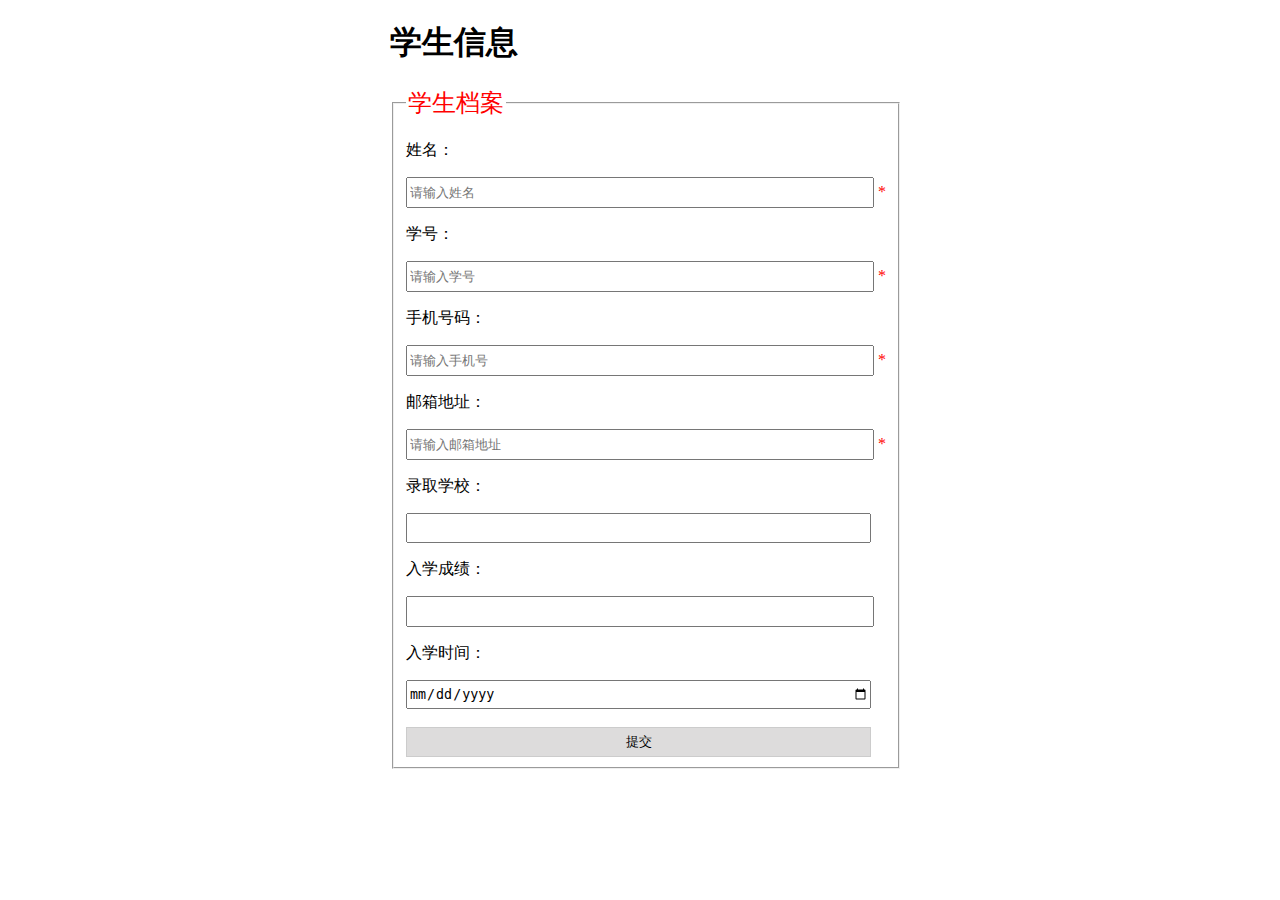
<file: index.html>
<!DOCTYPE html>
<html lang="en">
<head>
    <meta charset="UTF-8">
    <meta name="viewport" content="width=device-width, initial-scale=1.0">
    <meta http-equiv="X-UA-Compatible" content="ie=edge">
    <title>Document</title>
    <style>
        div{
            width: 500px;
            margin: auto;
        }
        input{
            width:460px;
            height:25px;
        }
    </style>
</head>
<body>
    <div>
        <h1>学生信息</h1>
        <fieldset style="width:480px">
            <legend style="color:red;font-size: 24px;">学生档案</legend>
            <form>
                <p>姓名：</p>
                <input type="text" name="name" required placeholder="请输入姓名" autocomplete="on">
                <span style="color:red">*</span>
                <p>学号：</p>
                <input type="text" name="sno" required placeholder="请输入学号" autocomplete="on">
                <span style="color:red">*</span>
                <p>手机号码：</p>
                <input type="tel" name="tel" required placeholder="请输入手机号" autocomplete="on">
                <span style="color:red">*</span>
                <p>邮箱地址：</p>
                <input type="email" name="email" required placeholder="请输入邮箱地址" autocomplete="on">
                <span style="color:red">*</span>
                <p>录取学校：</p>
                <input type="search" name="school" style="width: 465px;height:30px;"  list="names"/>
                <datalist id="names">
                    <option>河北师范大学</option>
                    <option>河北科技大学</option>
                    <option>中南大学</option>
                    <option>国防科技大学</option>
                    <option>河北大学</option>
                </datalist>
                <p>入学成绩：</p>
                <input type="number" name="grade" min="0" max="750" step="1">
                <p>入学时间：</p>
                <input type="date" name="date1"/>
                <br/>
                <br/>
                <input type="submit" value="提交" style="width: 465px;height:30px;background-color: #dddcdc;border:1px solid #ccc;"/>
            </form>
        </fieldset>
    </div>
</body>
</html>
</file>
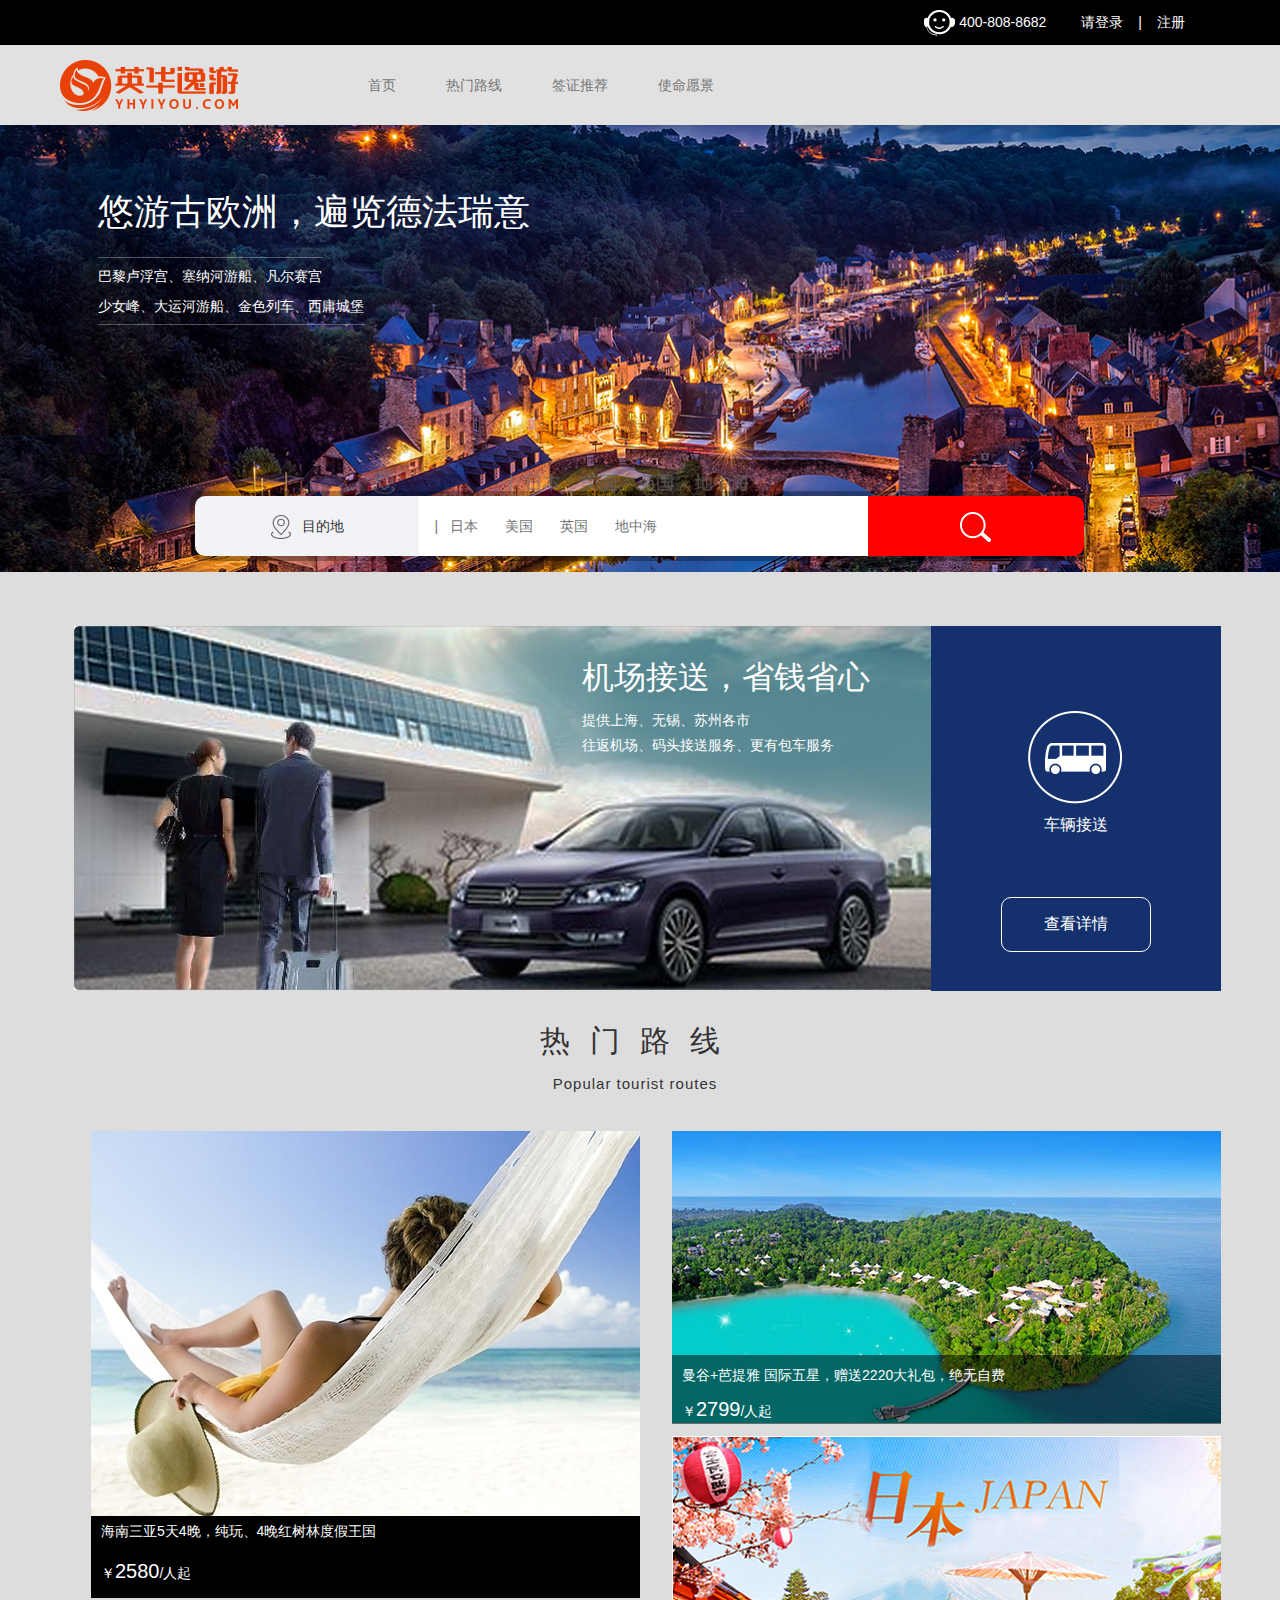
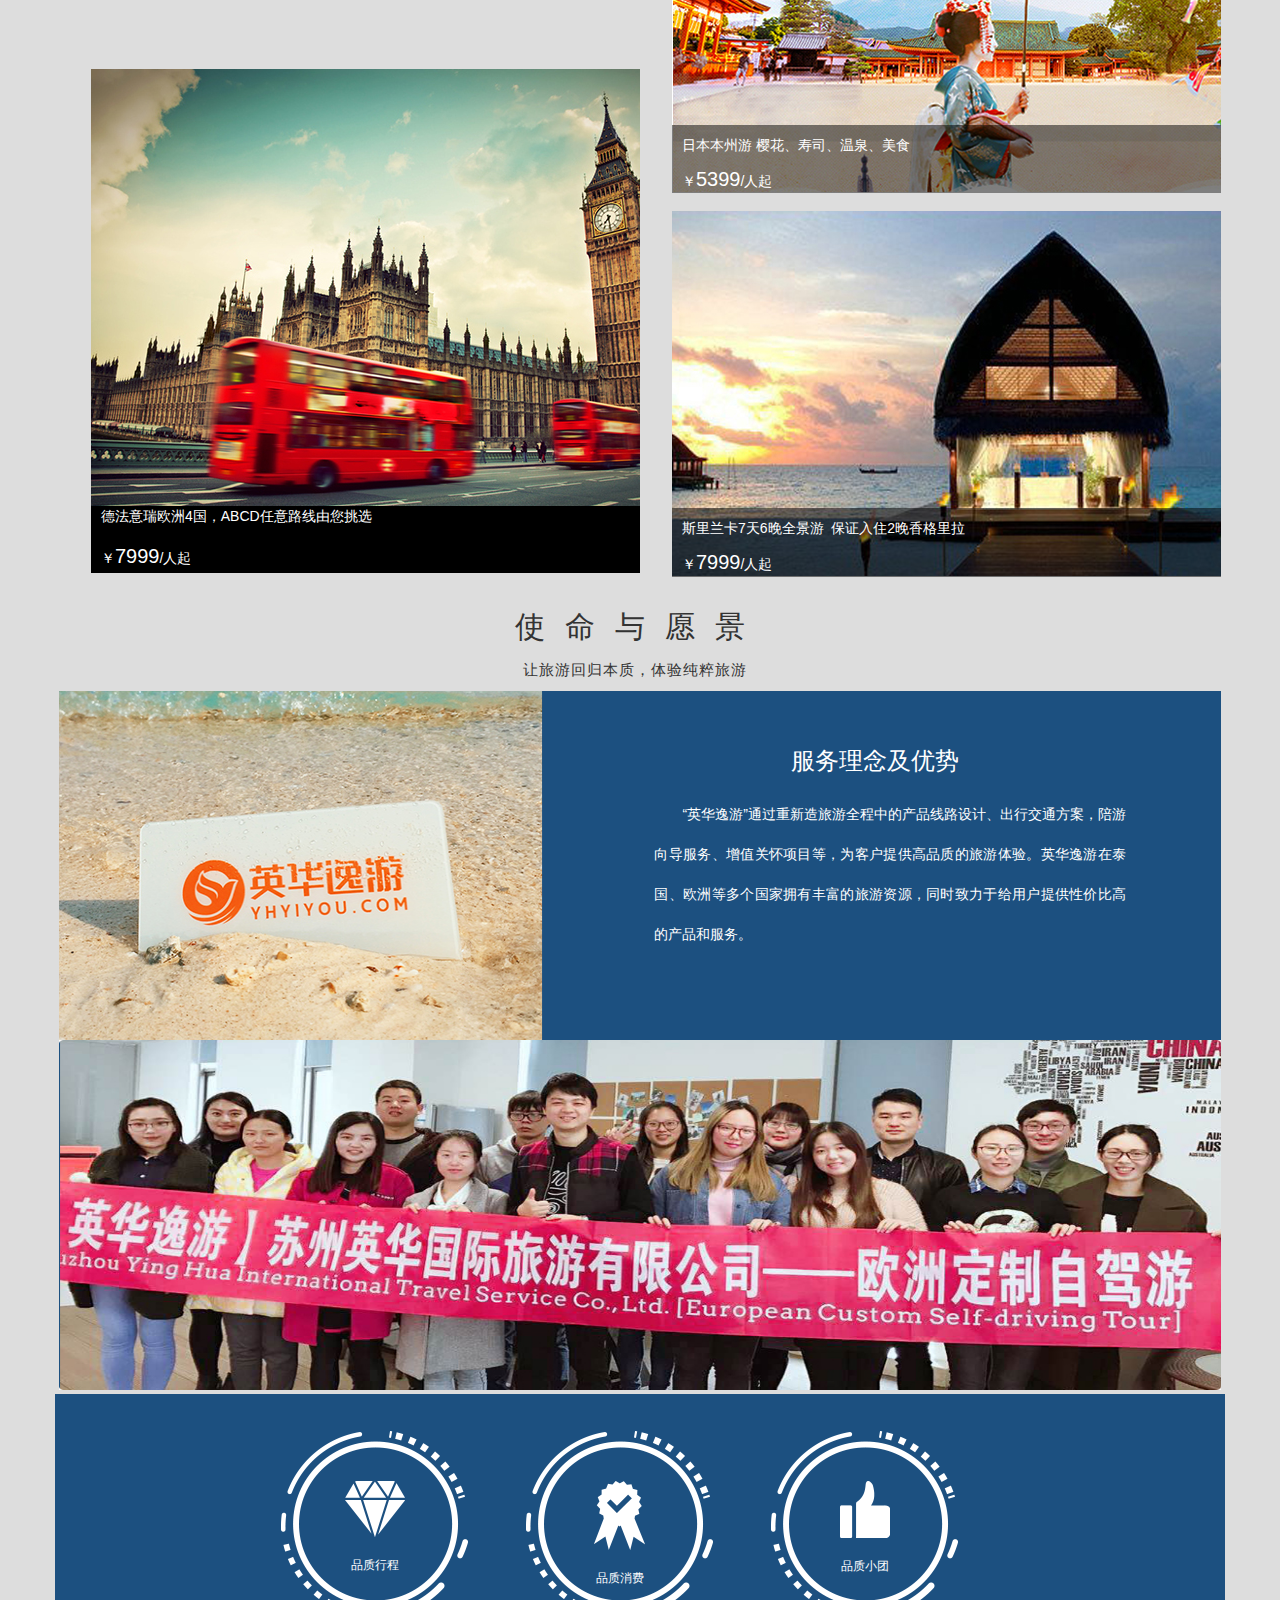
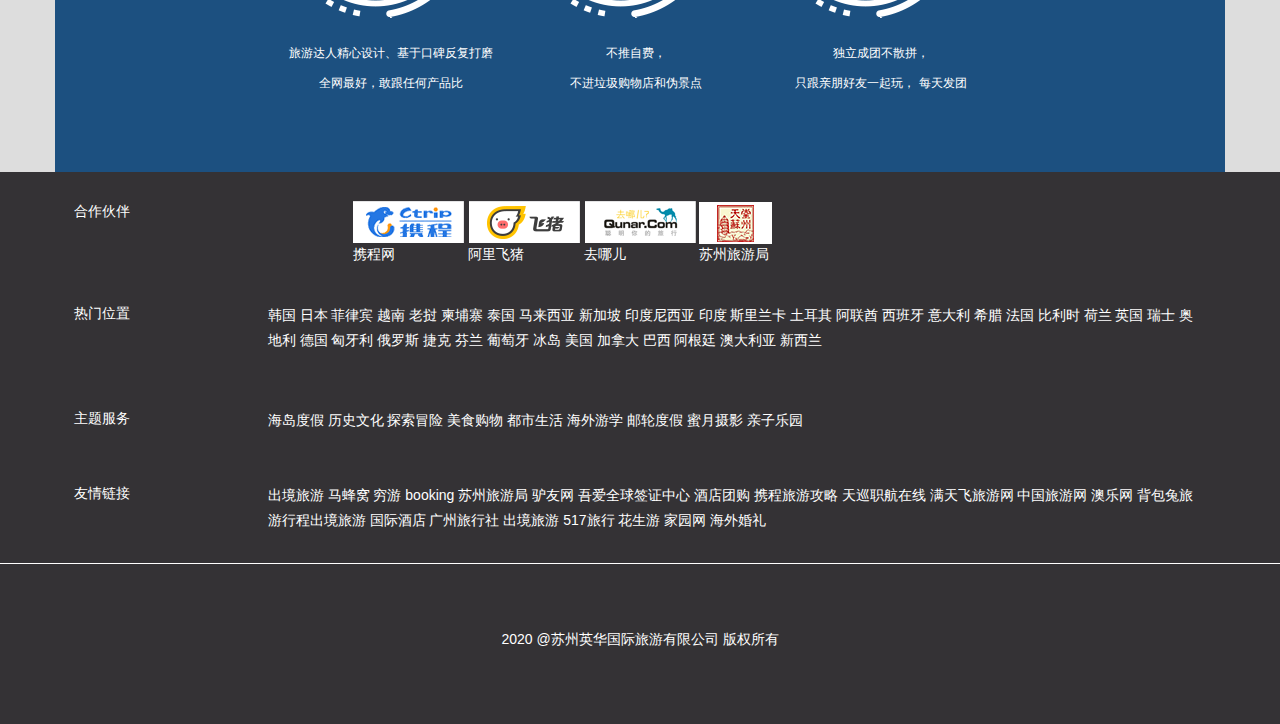
<file: homework.html>
<!DOCTYPE html>
<html lang="en">
<head>
    <meta charset="UTF-8">
    <meta name="viewport" content="width=device-width, initial-scale=1.0">
    <meta http-equiv="X-UA-Compatible" content="ie=edge">
    <title>Document</title>
    <link rel="stylesheet" href="css/bootstrap.min.css">
    <style>
        *{
            padding: 0;
            margin: 0;
        }
        a{
            text-decoration: none;
            color: white;
        }
        ul{
            list-style: none;
        }
        .container_p{
            width: 100%;
            
        }
        .container_nav{
            margin: 0 auto;
            height: 80px;
        }
        .container_nav nav{
            background-color: rgba(0, 0,0, 0);
            border: rgba(0, 0,0, 0);
            display: inline;
            vertical-align: middle;
        }
        .navbar-brand{
            margin-left: 45px;
        }
        .navbar-header{
            height: 80px;
        }
        .navbar-toggle{
            position: relative;
            top:15px;
        }
        .banner{
            /* width: 100%; */
            background: url(img/banner.jpg) no-repeat center;
            background-size:cover ;
            /* margin-top: -25px; */
        }
        .center{
            width: 90%;
            height: 100%;
            margin: 0 auto;
        }
        .content{
            color: white;
            position: relative;
            top: 15%;
            left: 20px;
        }
        .content h1{
            margin-top: 0px;
            margin-bottom: 25px;
            font-weight: lighter;
        }
        .p1{
            padding-top:8px ;
            width: 225px;
            border-top:1px solid rgba(255, 255, 255, 0.3);
        }
        .p2{
            width: 267px;
            padding-bottom:8px ;
            border-bottom: 1px solid rgba(255, 255, 255, 0.3);
        }
        #search{
            width: 80%;
            height: 70px;
            line-height: 60px;
            background-color: rgba(0, 0, 0, 0.3);
            position:relative;
            top:50%;
            margin: 0 auto;
            border-radius: 10px;
            
        }
        .spot{
            border-radius: 10px 0 0 10px;
            position:relative;
            top:5px;
            margin-left: 5px;
            text-align: center;
            display: inline-block;
            width: 25%;
            height: 60px;
            background-color: #f2f3f7;
        }
        .search{
            width: 50%;
            height: 60px;
            margin-left: -5px;
            position:relative;
            top:5px;
            background-color: white;
            border: white;
        }
        .searchbtn{
            position:relative;
            top:5px;
            border-radius: 0 10px 10px 0;
            width:24%;
            height:60px;
            background-color:red;
            border:red;
            margin-left: -5px;
        }
        .row{
            margin: 0 auto;
            margin-top: 25px;
            padding: 2px;
        }
        .plate1_content{
            background-color: black;
            color: #ffffff;
            width: 580px;
        }
        .plate2_content{
            background-color: rgba(0, 0, 0, 0.5);
            position: relative;
            top: -58px;
            width: 580px;
            color: white;
        }
        .plate1  {
            overflow: hidden;
        }
        .plate2 {
            overflow: hidden;
        }
        @media only screen and (min-width: 768px) and (max-width: 2650px) {
            body{
                background-color: #dddddd;
            }
            .pc_nav{
                background-color: black;
            }
            .pc_nav ul{
                list-style: none;
                color: white;
                height: 45px;
                width: 100%;
                margin: auto;
                line-height: 45px;
                padding-right: 50px;
            }
            .pc_nav li{
                float: right;
                padding-left: 10px;
            }
            .pc_nav li:first-child{
                margin-right: 40px;
            }
            .pc_nav li:last-child{
                padding-right: 25px;
            }
            .container_p{
                background-color: #e1e1e1;
            }
            .navbar-nav{
                margin-left:100px;
                margin-top: 15px;
            }
            .navbar-nav li{
                height: 50px;
                line-height: 50px;
                padding-right: 20px;
                text-align: center;
            }
            .navbar-nav li a{
                padding-bottom: 0px;
            }
            .a_hover p:hover{
                color:red;
            }
            .a_hover:hover{
                border-bottom: 3px solid red;
            }
            .banner{
                height: 447px;
            }
            .btn{
                display: none;
            }
            .content h3{
                display: none;
            }
            .col-sm-3{
                height: 365px;
                background-color: #14316d;
                text-align: center;
                color: white;
                font-size: 16px;
            }
            .car img{
                margin-top: 85px;
                margin-bottom: 10px;
            }
            .carH{
                display: none;
            }
            .col-sm-9{
                overflow: hidden;
            }
            .col-sm-3 button{
                margin-top: 50px;
                width: 150px;
                height: 55px;
                border: 1px solid white;
                background-color: rgba(0, 0,0, 0);
                border-radius: 10px;
            }
            .route{
                display: none;
            }
            .route_pc{
                text-align: center;
            }
            .route_pc p:first-child{
                font-size: 30px;
                letter-spacing: 20px;
            }
            .route_pc p:last-child{
                font-size: 15px;
                letter-spacing: 1px;
                position: relative;
                left: -5px;
            }
            .plate1_content1{
                background-color: black;
                color: #ffffff;
                width: 580px;
                line-height: 30px;
                padding-left: 10px;
                /* padding-top:20px ; */
            }
            .plate1_content2{
                display: none;
            }
            .plate2_content{
                background-color: rgba(0, 0, 0, 0.5);
                position: relative;
                top: -68px;
                width: 580px;
                color: white;
                padding-left: 10px;
                padding-top: 10px;
            }
            .more{
                display: none;
            }
            .plate1_2{
                position: relative;
                top: 5px;
            }
            .plate1_2 img{
                position: relative;
                top: 35px;
            }
            .plate2_2{
                position: relative;
                top: -95px;
            }
            .plate2_3{
                position: relative;
                top: -184px;
            }
            .plate2{
                height: 1100px;
            }
            .intro_yd{
                display: none;
            }
            .intro{
                height: 350px;
                background-color: #1c5080;
            }
            .intro_pc h3{
                text-align: center;
                color: white;
                position: relative;
                top: 10px;
            }
            .intro_pc p{
                text-align:justify!important;
                width: 75%;
                text-indent: 2em;
                color: white;
                position: relative;
                top: 20px;
                left: 15%;
                line-height: 40px;
            }
            .mission1{
                width: 100%;
                height: 350px;
                padding-right: 0;
                position: relative;
                right: 15px;
            }
            .col-sm-5{
                padding-right: 0;
                padding-top: 0;
                padding-left: 10px;
            }
            .col-sm-7{
                padding-top: 0;
                padding-left: 0;
            }
            .merit_yd{
                display: none;
            }
            .merit_pc{
                /* width:90% ; */
                height: 400px;
                background-color: #1c5080;
                /* display: block; */
                margin-top: 5px;
                position: relative;
                top: -35px;
            }
            .merit_pc ul{
                height: 400px;
                width: 768px;
                margin: 0 auto;
                
            }
            .merit_pc ul li{
                width: 220px;
                height: 400px;
                margin-left: 25px;
                float: left;
                text-align: center;
                

            }
            .merit_pc ul li div{
                position: relative;
                top: 35px;
                /* left: 140px; */
            }
            .merit_pc ul li p{
                position: relative;
                left: 0;
                font-size:12px;
            }
            .advs{
                color: #fff;
                position: relative;
                line-height: 30px;
                top: 55px;
                left: 15%;
            }
            .mission1{
                display: none;
            }
            .route_two{
                display: none;
            }
            .tail_yd{
                display: none;
            }
            .tail{
                position: relative;
                /* top: -90px; */
            }
            .tail_pc{
                margin-top: 0px;
            }
            .main_part{
                height: 2800px;
                overflow: hidden;
            }
            .friend ul{
                margin: 0 auto;
                width: 768px;
            }
            .friend ul li{
                display: inline-block;
            }

        }
        @media only screen and (max-width: 767px){
            body{
                background-color: #f5f5f5;
            }
            .pc_nav{
                display: none;
                line-height: 110px;
            }
            .container_p{
                height: 80px;
                background-color: white;
            }
            .navbar-nav{
                margin-top: 0px;
                float: right;
                background-color: white;
                width: 100px;
                text-align: center;
            }
            .banner{
                height: 370px;
            }
            .btn{
                background-color: #e8420a;
                color: white;
                font-size: 16px;
                font-weight: lighter;
                float:right;
                margin-top: 22px;
                margin-right: 45px;
            }
            .content h1{

                font-size: 32px;
            }
            .content p{
                display: none;
            }
            .col-sm-3{
                height: 200px;
                background-color: white;
                font-size: 16px;
            }
            .carH img{
                margin-top: 50px;
                margin-left: 40px;
            }
            .carH span{
                color: #1c5080;
                font-size: 30px;
                margin-left: 20px;
            }
            .carH p{
                color: #919191;;
                margin-left: 160px;
                position: absolute;
                top: 120px;
            }
            .col-sm-3 button{
                font-size: 24px;
                font-weight: lighter;
                width: 165px;
                height: 55px;
                color: #919191;
                border: 1px solid #919191;
                background-color: rgba(0, 0,0, 0);
                border-radius: 10px;
                position: absolute;
                top: 80px;
                right: 40px;
            }
            .Sbanner{
                display: none;
            }
            .car{
                display: none;
            }
            .route_pc{
                display: none;
            }
            .row{
                background-color: rgba(255, 255, 255, 0.4);
            }
            .route{
                width: 90%;
                height: 100px;
                line-height: 120px;
                margin: auto;
                margin-bottom: 20px;
                border-bottom: 1px solid rgba(104, 103, 103, 0.3);
                font-size: 30px;
            }
            .route span:first-child{
                color: red;
            }
            .route_two{
                width: 90%;
                height: 100px;
                line-height: 120px;
                margin: auto;
                margin-bottom: 20px;
                border-bottom: 1px solid rgba(104, 103, 103, 0,3);
                font-size: 30px;
            }
            .route_two span:first-child{
                color: red;
            }
            .plate1_content2{
                background-color: rgba(0, 0, 0, 0.6);
                color: #ffffff;
                margin: 0 auto;
                height: 78px;
                position: relative;
                top: -105px;
            }
            .plate1_2{
                position: relative;
                top: -80px;
            }
            .plate1_content1{
                display: none;
            }
            .plate1{
                text-align: center;
                height: 950px;
            }
            .plate2_content1{
                display: none;
            }
            /* .plate2_content2{
                background-color: rgba(0, 0, 0, 0.5);
                position: relative;
                top: -58px;
                width: 588px;
                color: white;
            } */
            .plate2{
                display: none;
            }
            .plate1_content2 p{
                float: left;
                text-align: left;
                word-spacing: 4px;
                margin-top: 10px;
                margin-left: 10px;
                line-height: 30px;
            }
            .sp1 {
                position: relative;
                top: 25px;
                right: -10%;
            }
            .more{
                font-size: 30px;
                font-weight: lighter;
                height: 60px;
                width: 230px;
                border-radius: 10px;
                background-color: white;
                border: 1px solid #a9a9a9;
                color:#a9a9a9;
                position: relative;
                left: 35%;
                top: 0px;
                margin-bottom: 20px;
            }
            .col-sm-5{
                display: none;
            }
            .mission1{
                text-align: center;
                margin-top: 100px;
            }
            .mission1 img{
                margin-top: 120px;
            }
            .intro_pc{
                display: none;
            }
            .intro{
                text-align: center;
                background-color: rgba(255, 255, 255, 0);
            }
            .intro2{
                background-color: rgba(255, 255, 255, 0);
            }
            .intro_yd h3{
                text-align: center;
                color: black;
                position: relative;
                top: 0px;
            }
            .intro_yd p{
                width: 100%;
                text-align:justify!important;
                text-indent: 2em;
                color: black;
                position: relative;
                top: 10px;
                line-height: 35px;
            }
            .hope{
                background: rgba(255, 255, 255, 0.4);
            }
            .back{
                background: url(img/back.png) no-repeat center;
                background-size: 100% 100%;
                background-position:0 300px ;
            }
            .merit_pc{
                display: none;
            }
            .tail_pc{
                display: none;
            }
            .last{
                display: none;
            }
        }
    </style>
</head>
<body>
    <div class="pc_nav">
        <ul class="list-inline">
            <li><a href="#">注册</a></li>
            <li> | </li>
            <li><a href="#">请登录</a></li>
            <li><img src="img/tell.png">&nbsp400-808-8682</li>
        </ul>
    </div>
    <div class="container_p">
        <div class="container_nav">
            <nav class="navbar navbar-default">
                <div class="navbar-header">
                    <button type="button" class="navbar-toggle " data-toggle="collapse" data-target="#col-1">
                        <span class="icon-bar"></span>
                        <span class="icon-bar"></span>
                        <span class="icon-bar"></span>
                    </button>
                    <button type="button" class="btn">快速定制</button>
                    <a class="navbar-brand" href="#">
                        <img src="img/logo.png"/>
                    </a>
                </div>
                <div class="collapse navbar-collapse" id="col-1">
                    <ul class="nav navbar-nav">
                        <li><a class="a_hover" href="#"><p>首页</p></a></li>
                        <li><a class="a_hover" href="#"><p>热门路线</p></a></li>
                        <li><a class="a_hover" href="#"><p>签证推荐</p></a></li>
                        <li><a class="a_hover" href="#"><p>使命愿景</p></a></li>
                    </ul>
                </div>
            </nav>
        </div>
    </div>
    <div class="container-fluid banner">
        <div class="center">
            <div class="content">
                <h1>悠游古欧洲，遍览德法瑞意</h1>
                <p class="p1">巴黎卢浮宫、塞纳河游船、凡尔赛宫</p>
                <p class="p2">少女峰、大运河游船、金色列车、西庸城堡</p>
                <h3 style="font-weight: lighter;">全程升级热早+1晚5星酒店</h3>
            </div>
            <div id="search">
                <form>
                    <div class="spot">
                        <img src="img/position.png">
                        <span>&nbsp&nbsp目的地</span>
                    </div>
                    <input type="text" placeholder="&nbsp&nbsp&nbsp&nbsp| &nbsp&nbsp日本 &nbsp&nbsp&nbsp&nbsp&nbsp&nbsp美国 &nbsp&nbsp&nbsp&nbsp&nbsp&nbsp英国 &nbsp&nbsp&nbsp&nbsp&nbsp&nbsp地中海 " class="search"/>
                    <button type="submit" class="searchbtn">
                        <img src="img/search.png">
                    </button>
                </form>
            </div>
        </div>
    </div>
    <div class="main_part">
        <div class="container row">
            <div class="row">
                <div class="col-sm-9">
                    <div style="color: white;position: absolute;top: 10%;left: 60%;font-weight: lighter;">
                        <span style="font-size: 32px;line-height: 30px;">机场接送，省钱省心</span>
                        <p style="line-height: 25px;margin-top: 15px;">提供上海、无锡、苏州各市<br/>往返机场、码头接送服务、更有包车服务</p>
                    </div>
                    <img src="img/Sbanner2.jpg" class="Sbanner"/>
                </div>
                <div class="col-sm-3">
                    <div class="car">
                        <img src="img/car.png" />
                        <p>车辆接送</p>
                    </div>
                    <div class="carH">
                        <img src="img/carH.png"/>
                        <span>机场接送，省心省力</span>
                        <p>提供上海、无锡、苏州各市<br/>往返机场、码头接送服务、更有包车服务</p>
                    </div>
                    <button type="button">查看详情</button>
                </div>
            </div>
            <div class="row routes col-xs-12">
                <div class="route_pc">
                    <p>热门路线</p>
                    <p>Popular tourist routes</p>
                </div>
                <div class="route">
                    <span class="route1">|</span>
                    <span class="route2">热门路线</span>
                </div>
                <div class="col-sm-6 plate1">
                    <div class="row">
                        <div class="plate1_1 col-xs-12" >
                            <img src="img/hot1.jpg"/>
                            <div class="plate1_content1 col-xs-12">
                                <p>海南三亚5天4晚，纯玩、4晚红树林度假王国</p>
                                <p>￥<span style="font-size:20px">2580</span>/人起</p>
                            </div>
                            <div class="row">
                                <div class="plate1_content2">
                                    <p>海南三亚5天4晚<br/>纯玩、4晚红树林度假王国</p>
                                    <span class="sp1">￥<span style="font-size:20px">2580</span>/人起</span>
                                </div>
                            </div>
                        </div>
                    </div>
                    <div class="row">
                        <div class="plate1_2 col-xs-12">
                            <img src="img/hot2.jpg"/>
                            <div class="row">
                                <div class="plate1_content2 col-xs-12">
                                    <p>德法意瑞欧洲4国<br/>ABCD任意路线由您挑选</p>
                                    <span class="sp1">￥<span style="font-size:20px">7999</span>/人起</span>
                                </div>
                            </div>
                            <div class="plate1_content1" >
                                <p>德法意瑞欧洲4国，ABCD任意路线由您挑选</p>
                                <p>￥<span style="font-size:20px">7999</span>/人起</p>
                            </div>
                        </div>
                    </div>
                </div>
                <div class="col-sm-6 plate2">
                    <div class="row">
                        <div class="plate2_1 col-xs-12">
                            <img src="img/hot3.jpg" />
                            <div class="plate2_content">
                                <p>曼谷+芭提雅 国际五星，赠送2220大礼包，绝无自费</p>
                                <p>￥<span style="font-size:20px">2799</span>/人起</p>
                            </div>
                        </div>
                    </div> 
                    <div class="row">
                        <div class="plate2_2 col-xs-12">
                            <img src="img/hot4.jpg" />
                            <div class="plate2_content">
                                <p>日本本州游 樱花、寿司、温泉、美食</p>
                                <p>￥<span style="font-size:20px">5399</span>/人起</p>
                            </div>
                        </div>
                    </div>  
                    <div class="row">
                        <div class="plate2_3 col-xs-12">
                            <img src="img/hot5.jpg" />
                            <div class="plate2_content">
                                <p>斯里兰卡7天6晚全景游 &nbsp保证入住2晚香格里拉</p>
                                <p>￥<span style="font-size:20px">7999</span>/人起</p>
                            </div>
                        </div>
                    </div>  
                </div>
                <button type="button" class="more">查看更多&nbsp > &nbsp</button>
            </div>
            <div class="back">
                <div class="row hope">
                    <div class="route_pc">
                        <p>使命与愿景</p>
                        <p>让旅游回归本质，体验纯粹旅游</p>
                    </div>
                    <div class="route_two rr">
                        <span class="route1_two">|</span>
                        <span class="route2_two">使命与愿景：<span style="color: black;font-size: 16px;">让旅游回归本质，体验纯粹旅游</span></span>
                    </div>
                    <div class="col-sm-5" style="background: url(img/mission1.jpg) no-repeat;background-size:100% 100%; height:350px;overflow: hidden;">
                    </div>
                    <div class="row mission1">
                        <div class="col-xs-12 mission1_img" >
                            <img src="img/mission1.jpg"/>
                        </div>
                    </div>
                    <div class="col-sm-7 intro">
                        <div class="row intro2">
                            <div class="col-xs-12">
                                <div class="intro_pc">
                                    <h3>服务理念及优势</h3>
                                    <p>“英华逸游”通过重新造旅游全程中的产品线路设计、出行交通方案，陪游向导服务、增值关怀项目等，为客户提供高品质的旅游体验。英华逸游在泰国、欧洲等多个国家拥有丰富的旅游资源，同时致力于给用户提供性价比高的产品和服务。</p>
                                </div>
                                <div class="intro_yd">
                                    <h3>--服务理念--</h3>
                                    <p>“英华逸游”通过重新造旅游全程中的产品线路设计、出行交通方案，陪游向导服务、增值关怀项目等，为客户提供高品质的旅游体验。英华逸游在泰国、欧洲等多个国家拥有丰富的旅游资源，同时致力于给用户提供性价比高的产品和服务。</p>
                                </div>
                            </div>
                        </div>
                    </div>
                </div>
            </div>
            <div class="row">
                    <div class="col-xs-12 mission" style="overflow:hidden;position: relative;top: -30px; background: url(img/mission2.jpg) no-repeat center;background-size:100% 100%; height: 350px;">
                    </div>
            </div>
        </div>
        <div class="container merit_pc row">
            <ul>
                <li>
                    <div style="background-image: url(img/rorate.png); width: 187px;height: 187px;text-align: center;">
                        <img src="img/icon1.png" style="margin-top: 50px;margin-bottom: 20px;">
                        <p style="color:white;">品质行程</p>
                    </div>
                    <p class="advs">旅游达人精心设计、基于口碑反复打磨<br/>全网最好，敢跟任何产品比</p>
                </li>
                <li>
                    <div style="background-image: url(img/rorate.png); width: 187px;height: 187px;text-align: center;">
                        <img src="img/icon2.png" style="margin-top: 50px;margin-bottom: 20px;">
                        <p style="color:white;">品质消费</p>
                    </div>
                    <p class="advs">不推自费，<br/>不进垃圾购物店和伪景点</p>
                </li>
                <li>
                    <div style="background-image: url(img/rorate.png); width: 187px;height: 187px;text-align: center;">
                        <img src="img/icon3.png" style="margin-top: 50px;margin-bottom: 20px;">
                        <p style="color:white;">品质小团</p>
                    </div>
                    <p class="advs">独立成团不散拼，<br/>只跟亲朋好友一起玩， 每天发团</p>
                </li>
            </ul>
        </div>
        <div class="merit_yd row" style="margin-bottom: 20px;">
            <div class="row" style="background-color:rgba(0,0,0,0);">
                <div class="col-xs-12" style="text-align: center; height: 100px;">
                    <h3 style="margin-top: 35px;">--服务优势--</h3>
                </div>
            </div>
            <div class="row" style="background-color:rgba(0,0,0,0);display: block; height: 150px;border-bottom: 1px solid rgb(225,225,225);">
                <div class="col-xs-5" style="text-align: center;margin-top: 10px;">
                    <img src="img/icon11.png" >
                </div>
                <div class="col-xs-7" >
                    <p>旅游达人精心设计、基于口碑反复打磨,</p>
                    <p>告别人山人海鸡肋景点。</p>
                    <p>全网最好，敢跟任何产品比</p>
                </div>
            </div>
            <div class="row" style="background-color:rgba(0,0,0,0);display: block; height: 150px;border-bottom: 1px solid rgb(225,225,225);">
                <div class="col-xs-5" style="text-align: center;margin-top: 10px;" >
                    <img src="img/icon22.png">
                </div>
                <div class="col-xs-7" >
                    <p>不推自费，</p>
                    <p>不进垃圾购物店和伪景点</p>
                </div>
            </div>
            <div class="row" style="background-color:rgba(0,0,0,0);display: block; height: 150px;border-bottom: 1px solid rgb(225,225,225);">
                <div class="col-xs-5" style="text-align: center;margin-top: 10px;">
                    <img src="img/icon33.png">
                </div>
                <div class="col-xs-7" >
                    <p>独立成团不散拼,</p>
                    <p>只跟亲朋好友一起玩，每天发团</p>
                </div>
            </div>
        </div>
    </div>

    <div class="tail container_fluid" style="background-color: #343235;">
        <div class="tail_yd" style="text-align: center;color: white;height: 250px;font-size: 15px;padding-top: 70px;">
            <p>苏ICP备号、2020</p>
            <p>@苏州英华国际旅游有限公司 版权所有</p>
            <p>技术支持 杭州科技</p>
        </div>
        <div class="tail_pc row container" style="color: #ffffff;">
            <div class="friend row">
                <div class="col-xs-2">
                    <p>合作伙伴</p>
                </div>
                <div class="col-xs-10">
                    <ul>
                        <li>
                            <img src="img/xiecheng.png"/>
                            <p>携程网</p>
                        </li>
                        <li>
                            <img src="img/feizhu.png"/>
                            <p>阿里飞猪</p>
                        </li>
                        <li>
                            <img src="img/quna.png"/>
                            <p>去哪儿</p>
                        </li>
                        <li>
                            <img src="img/suzhou.png"/>
                            <p>苏州旅游局</p>
                        </li>
                    </ul>
                </div> 
            </div>
            <div class="row" style="height: 80px;">
                <div class="col-xs-2">
                    <p >热门位置</p>
                </div>
                <div class="col-xs-10" >
                    <p style="line-height: 25px;">韩国 日本 菲律宾 越南 老挝 柬埔寨 泰国 马来西亚 新加坡 印度尼西亚 印度 斯里兰卡 土耳其 阿联酋 西班牙 意大利 希腊 法国 比利时 荷兰 英国 瑞士 奥地利 德国 匈牙利 俄罗斯 捷克 芬兰 葡萄牙 冰岛 美国 加拿大 巴西 阿根廷 澳大利亚 新西兰</p>
                </div>
            </div>
            <div class="row" style="height: 50px;">
                <div class="col-xs-2">
                    <p>主题服务</p>
                </div>
                <div class="col-xs-10">
                    <p style="line-height: 25px;">海岛度假 历史文化 探索冒险 美食购物 都市生活 海外游学 邮轮度假 蜜月摄影 亲子乐园</p>
                </div>
            </div>
            <div class="row" style="height: 80px;">
                <div class="col-xs-2">
                    <p>友情链接</p>
                </div>
                <div class="col-xs-10">
                    <p style="line-height: 25px;">出境旅游 马蜂窝 穷游 booking 苏州旅游局 驴友网 吾爱全球签证中心 酒店团购 携程旅游攻略 天巡职航在线 满天飞旅游网 中国旅游网 澳乐网 背包兔旅游行程出境旅游 国际酒店 广州旅行社 出境旅游 517旅行 花生游 家园网 海外婚礼</p>
                </div>
            </div>
        </div>
    </div>
    <div class="container-fluid last" style="line-height: 150px;background-color: #343235;border-top: 1px solid white;">
        <p style="color: white; text-align: center;">2020 @苏州英华国际旅游有限公司 版权所有</p>
    </div>
</body>
<script src="js/jquery-3.2.1.min.js"></script>    
<script src="js/bootstrap.js"></script>
</html>
</file>
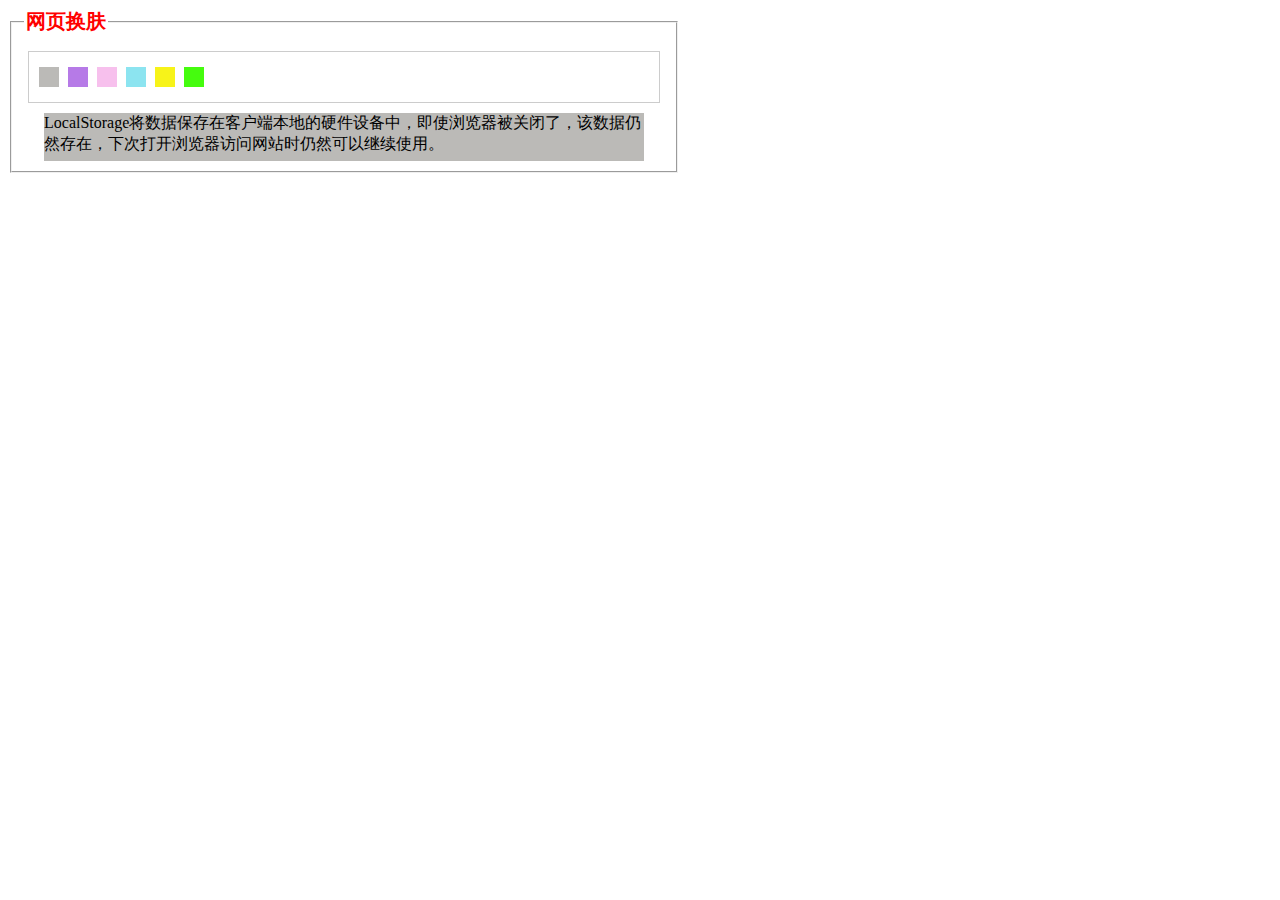
<file: work2.html>
<!DOCTYPE html>
<html lang="en">
<head>
    <meta charset="UTF-8">
    <meta name="viewport" content="width=device-width, initial-scale=1.0">
    <meta http-equiv="X-UA-Compatible" content="ie=edge">
    <title>Document</title>
    <style>
        #box{
            width:620px;
            height: 50px;
            margin: auto;
            margin-top: 10px;
            border:1px solid #ccc;
            list-style: none;
            padding-inline-start: 10px;
            /* display: inline-block; */
        }
        li{
            margin-top: 10px;
            padding-right: 5px;
            width: 20px;
            height: 20px;
            display: inline-block;
        }
        .choose{
            margin-top: 5px;
            width: 20px;
            height: 20px;
            position: absolute;
        }
        .note{
            opacity: 0;
            width: 20px;
            text-align: center;
            font-size: 8px;
            border:1px solid;
            position: relative;
            top:24px;
            left: 15px;
        }
        #content{
            width: 600px;
            margin: auto;
            margin-top: 10px;
            font-size: 16px;
            height: 48px;
            background-color: rgb(187, 186, 183);
        }
    </style>
</head>
<body>
    <fieldset style="width:640px">
        <legend style="color:red;font-size: 20px;font-weight: bolder;">网页换肤</legend>
        <ul id="box">
            <li>
                <div class="choose" style="background-color: rgb(187, 186, 183);"></div>
                <div class="note">灰色</div>
            </li>
            <li>
                <div class="choose" style="background-color: rgb(182, 122, 231);"></div>
                <div class="note">紫色</div>
            </li>
            <li>
                <div class="choose" style="background-color: rgb(247, 192, 237);"></div>
                <div class="note">粉色</div>
            </li>
            <li>
                <div class="choose" style="background-color: rgb(140, 228, 240);"></div>
                <div class="note">蓝色</div>
            </li>
            <li>
                <div class="choose" style="background-color: rgb(247, 243, 25);"></div>
                <div class="note">黄色</div>
            </li>
            <li>
                <div class="choose" style="background-color: rgb(69, 252, 14);"></div>
                <div class="note">绿色</div>
            </li>
        </ul>
        <div id="content">LocalStorage将数据保存在客户端本地的硬件设备中，即使浏览器被关闭了，该数据仍然存在，下次打开浏览器访问网站时仍然可以继续使用。</div>
    </fieldset>
</body>
<script type="text/javascript">
    var lilist = document.getElementsByClassName("choose");
    var content = document.getElementById("content");
    var note = document.getElementsByClassName("note");
    window.onload=function(){
        content.style.backgroundColor = localStorage.getItem("key")
    }
    for (var i = 0; i < lilist.length;i++){
        lilist[i].index=i;
        lilist[i].onclick=function(){
            var value = this.style.backgroundColor;
            content.style.backgroundColor=this.style.backgroundColor;
            localStorage.setItem("key",value);
        }
        lilist[i].onmouseover = function(){
            this.style.marginTop=-5+"px";
            note[this.index].style.opacity=100;
            note[this.index].style.color=this.style.backgroundColor;
            note[this.index].style.border.color=this.style.backgroundColor;

        }
        lilist[i].onmouseout = function(){
            this.style.marginTop=5+"px";
            note[this.index].style.opacity=0;
        }
    }
</script>
</html>
</file>
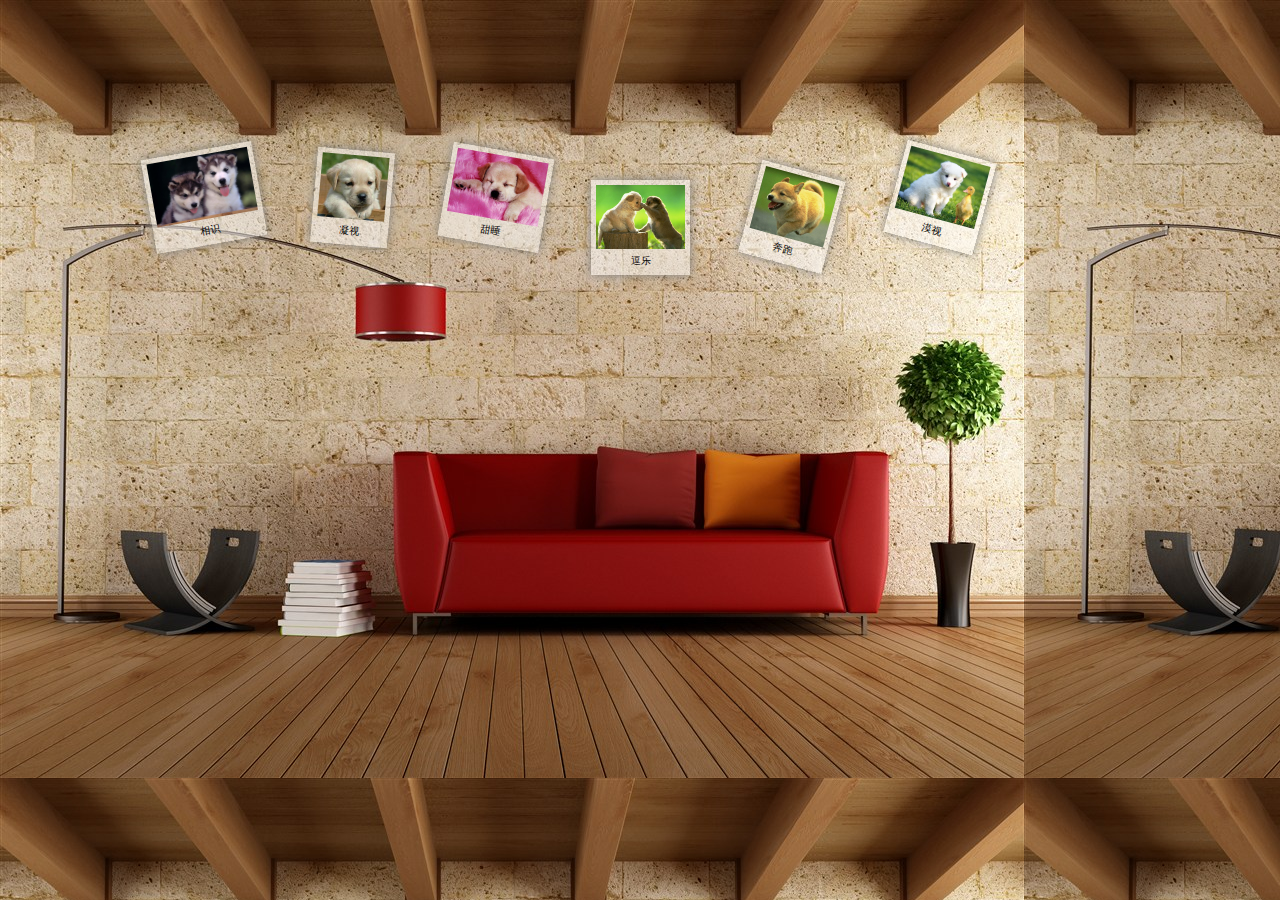
<file: work6.html>
<!DOCTYPE html>
<html lang="en">
<head>
    <meta charset="UTF-8">
    <meta name="viewport" content="width=device-width, initial-scale=1.0">
    <meta http-equiv="X-UA-Compatible" content="ie=edge">
    <title>Document</title>
    <style>
        body{
            background-image: url("images/bg3.JPG");
        }
        ul{
            list-style: none;
            margin-top: 150px;
            margin-left: 100px;
        }
        li{
            display: inline-block;
            padding: 5px;
            text-align: center;
            background-color: rgba(255, 255, 255, 0.5);
            margin-right: 50px;
            height: 85px;
            box-shadow:0px 0px 10px gray;

        }
        div{
            height: 64px;
        }
        img{
            width: auto;
            height: auto;
            max-height: 100%;
        }
        p{
            margin-top: 5px;
            font-size: 10px;
        }
        li:first-child{
            transform: rotate(-10deg);
        }
        li:nth-child(2){
            transform: rotate(5deg);
        }
        li:nth-child(3){
            transform:rotate(10deg);
        }
        li:nth-child(4){
            transform: translate(-10px,30px);
        }
        li:nth-child(5){
            transform: rotate(15deg) translateY(20px);
        }
        li:nth-child(6){
            transform: rotate(15deg) ;
        }
        li:hover{
            transform: rotate(0deg) scale(1.5,1.5);
        }
    </style>
</head>
<body>
    <ul>
        <li><div><img src="images/11.jpg" title="相识"/></div><p>相识</p></li>
        <li><div><img src="images/22.JPG" title="凝视"/></div><p>凝视</p></li>
        <li><div><img src="images/33.JPG" title="甜睡"/></div><p>甜睡</p></li>
        <li><div><img src="images/44.JPG" title="逗乐"/></div><p>逗乐</p></li>
        <li><div><img src="images/55.JPG" title="奔跑"/></div><p>奔跑</p></li>
        <li><div><img src="images/66.JPG" title="漠视"/></div><p>漠视</p></li>
    </ul>
</body>
</html>
</file>
